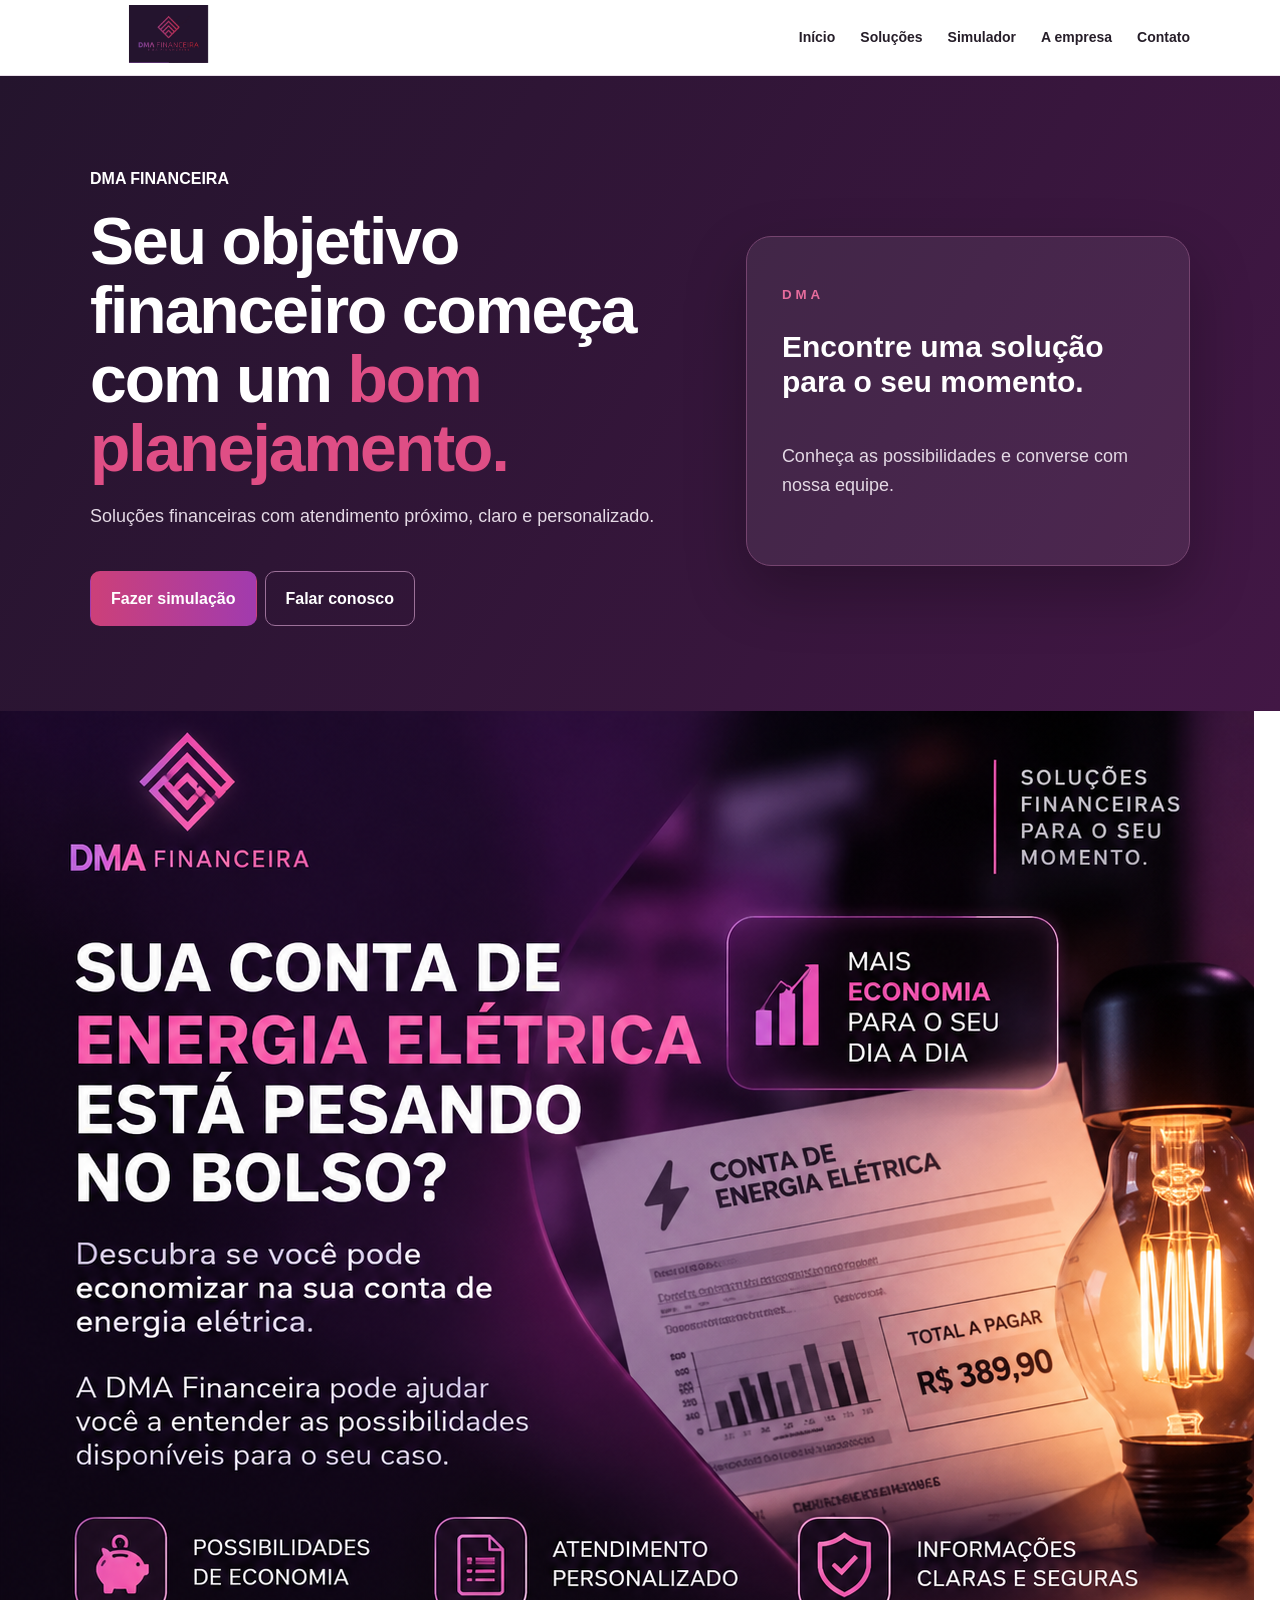
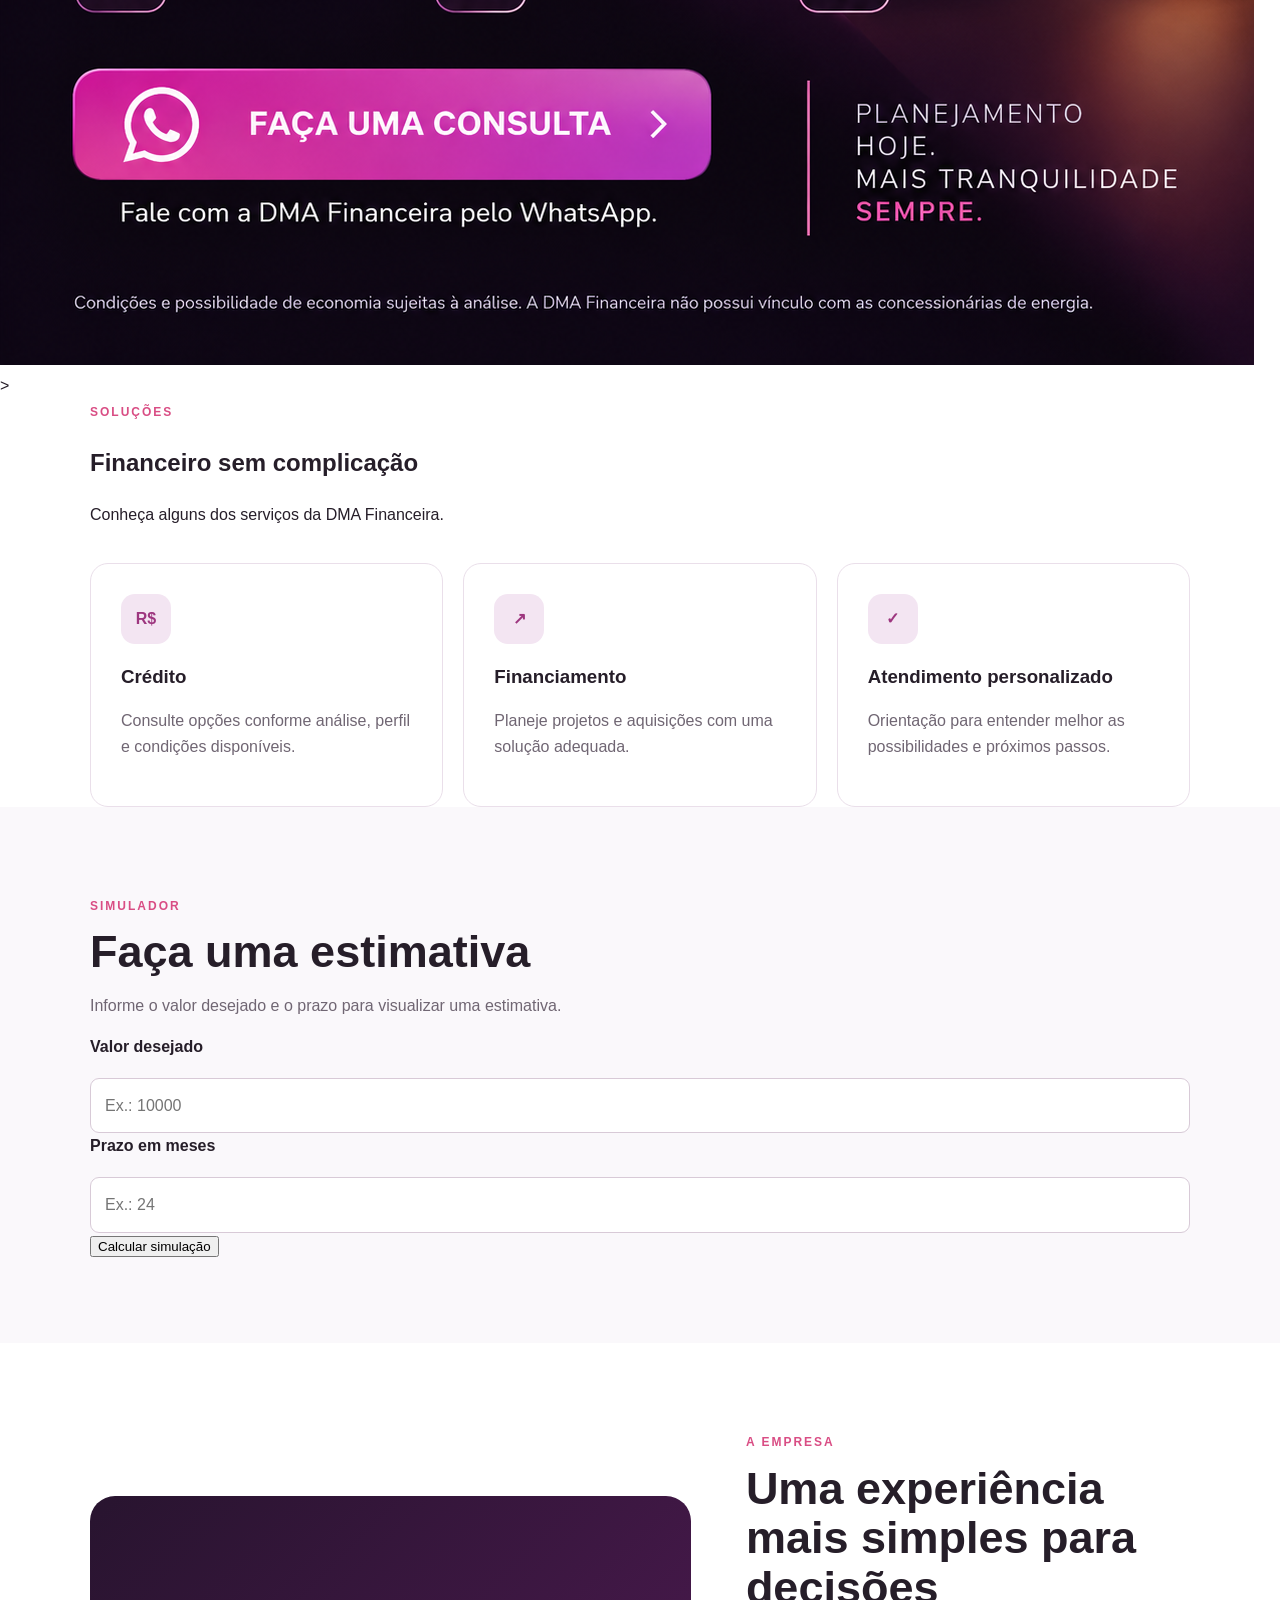
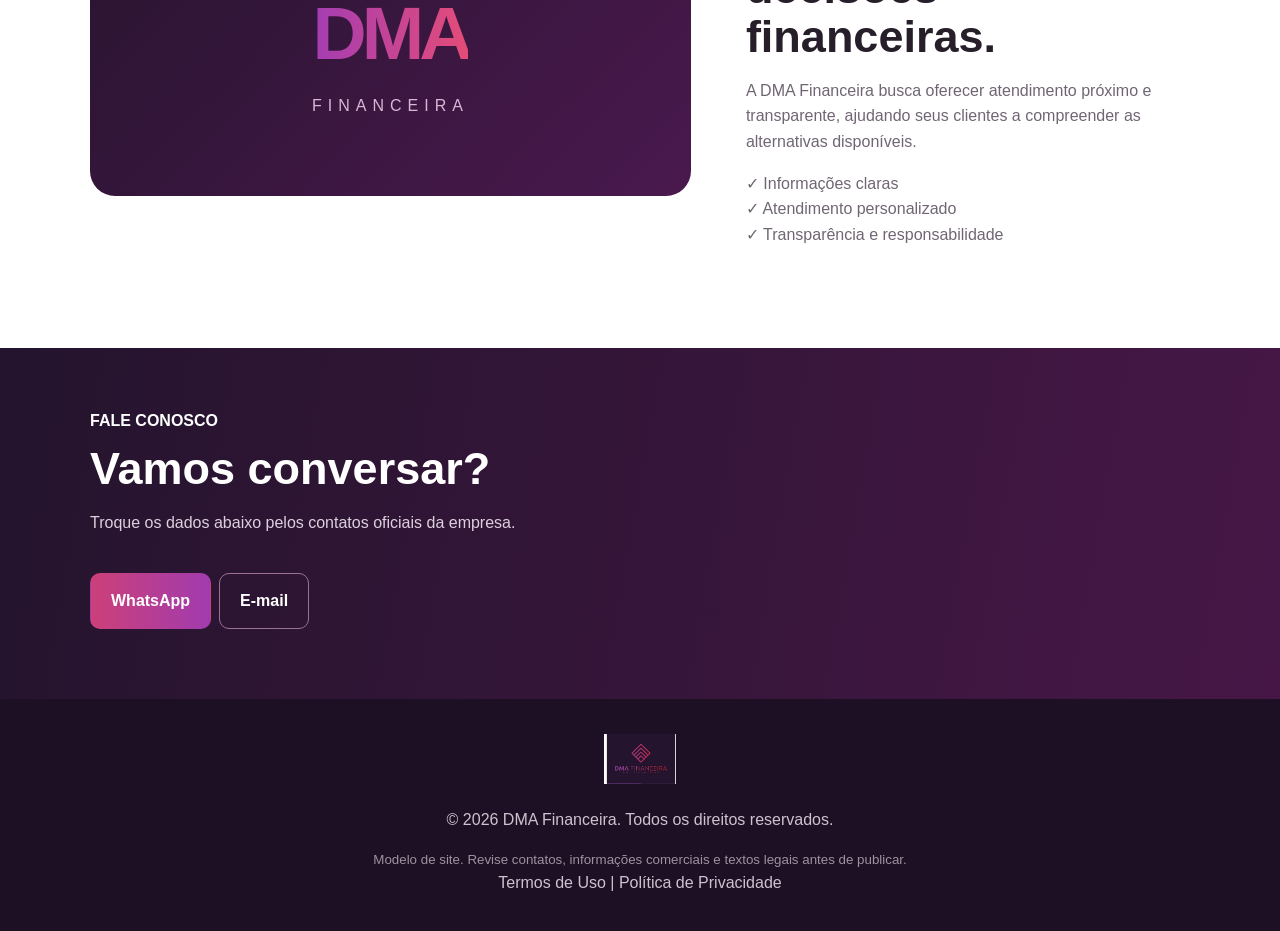
<file: index.html>
<!doctype html><html lang="pt-BR"><head><meta charset="utf-8"><meta name="viewport" content="width=device-width,initial-scale=1"><title>DMA Financeira</title><link rel="stylesheet" href="style.css"></head><body>
<header><div class="wrap nav"><a href="#inicio"><img src="logo-dma.jpeg" alt="DMA Financeira"></a><button id="menu">☰</button><nav><a href="#inicio">Início</a><a href="#solucoes">Soluções</a><a href="#simulador">Simulador</a><a href="#empresa">A empresa</a><a href="#contato">Contato</a></nav></div></header>
<section id="inicio" class="hero"><div class="wrap grid"><div><b>DMA FINANCEIRA</b><h1>Seu objetivo financeiro começa com um <span>bom planejamento.</span></h1><p>Soluções financeiras com atendimento próximo, claro e personalizado.</p><div><a class="btn" href="#simulador">Fazer simulação</a><a class="btn outline" href="#contato">Falar conosco</a></div></div><div class="panel"><small>DMA</small><h2>Encontre uma solução para o seu momento.</h2><p>Conheça as possibilidades e converse com nossa equipe.</p></div></div></section>
<section id="solucoes" class=<div class="banner-energia"><img src="banner-energia.png" alt="DMA Financeira - Economia na conta de energia elétrica"></div>
  </section>><div class="wrap"><b class="pink">SOLUÇÕES</b><h2>Financeiro sem complicação</h2><p>Conheça alguns dos serviços da DMA Financeira.</p><div class="cards"><article><strong>R$</strong><h3>Crédito</h3><p>Consulte opções conforme análise, perfil e condições disponíveis.</p></article><article><strong>↗</strong><h3>Financiamento</h3><p>Planeje projetos e aquisições com uma solução adequada.</p></article><article><strong>✓</strong><h3>Atendimento personalizado</h3><p>Orientação para entender melhor as possibilidades e próximos passos.</p></article></div></div></section>
<section id="simulador" class="section gray"><div class="wrap grid"><div><b class="pink">SIMULADOR</b><h2>Faça uma estimativa</h2><p>Informe o valor e o prazo para visualizar uma estimativa de parcela.</p><div class="warning">Resultado ilustrativo. Não representa aprovação ou proposta de crédito.</div></div><form id="form"><label>Valor desejado (R$)<input id="valor" type="number" min="100" step="100" placeholder="10.000" required></label><label>Prazo<select id="prazo"><option value="12">12 meses</option><option value="18">18 meses</option><option value="24">24 meses</option><option value="36">36 meses</option><option value="48">48 meses</option></select></label><button class="btn">Calcular estimativa</button><div id="resultado"></div></form></div></section>
<section id="empresa" class="section"><div class="wrap grid about"><div class="brand"><strong>DMA</strong><span>FINANCEIRA</span></div><div><b class="pink">A EMPRESA</b><h2>Uma experiência mais simples para decisões financeiras.</h2><p>A DMA Financeira busca oferecer atendimento próximo e transparente, ajudando seus clientes a compreender as alternativas disponíveis.</p><p>✓ Informações claras<br>✓ Atendimento personalizado<br>✓ Transparência e responsabilidade</p></div></div></section>
<section id="contato" class="contact"><div class="wrap"><b>FALE CONOSCO</b><h2>Vamos conversar?</h2><p>Troque os dados abaixo pelos contatos oficiais da empresa.</p><a class="btn" href="https://wa.me/5517981118337" target="_blank" rel="noopener">WhatsApp</a><a class="btn outline" href="mailto:contato@dmafinanceira.com.br">E-mail</a></div></section>
<footer><img src="logo-dma.jpeg" alt="DMA Financeira"><p>© 2026 DMA Financeira. Todos os direitos reservados.</p><small>Modelo de site. Revise contatos, informações comerciais e textos legais antes de publicar.</small></<div class="links-legais">
<div class="links-legais">
<a href="termos-de-uso.html">Termos de Uso</a> |
<a href="politica-de-privacidade.html">Política de Privacidade</a>
</div>  
<script src="script.js"></script></body></html>
</file>
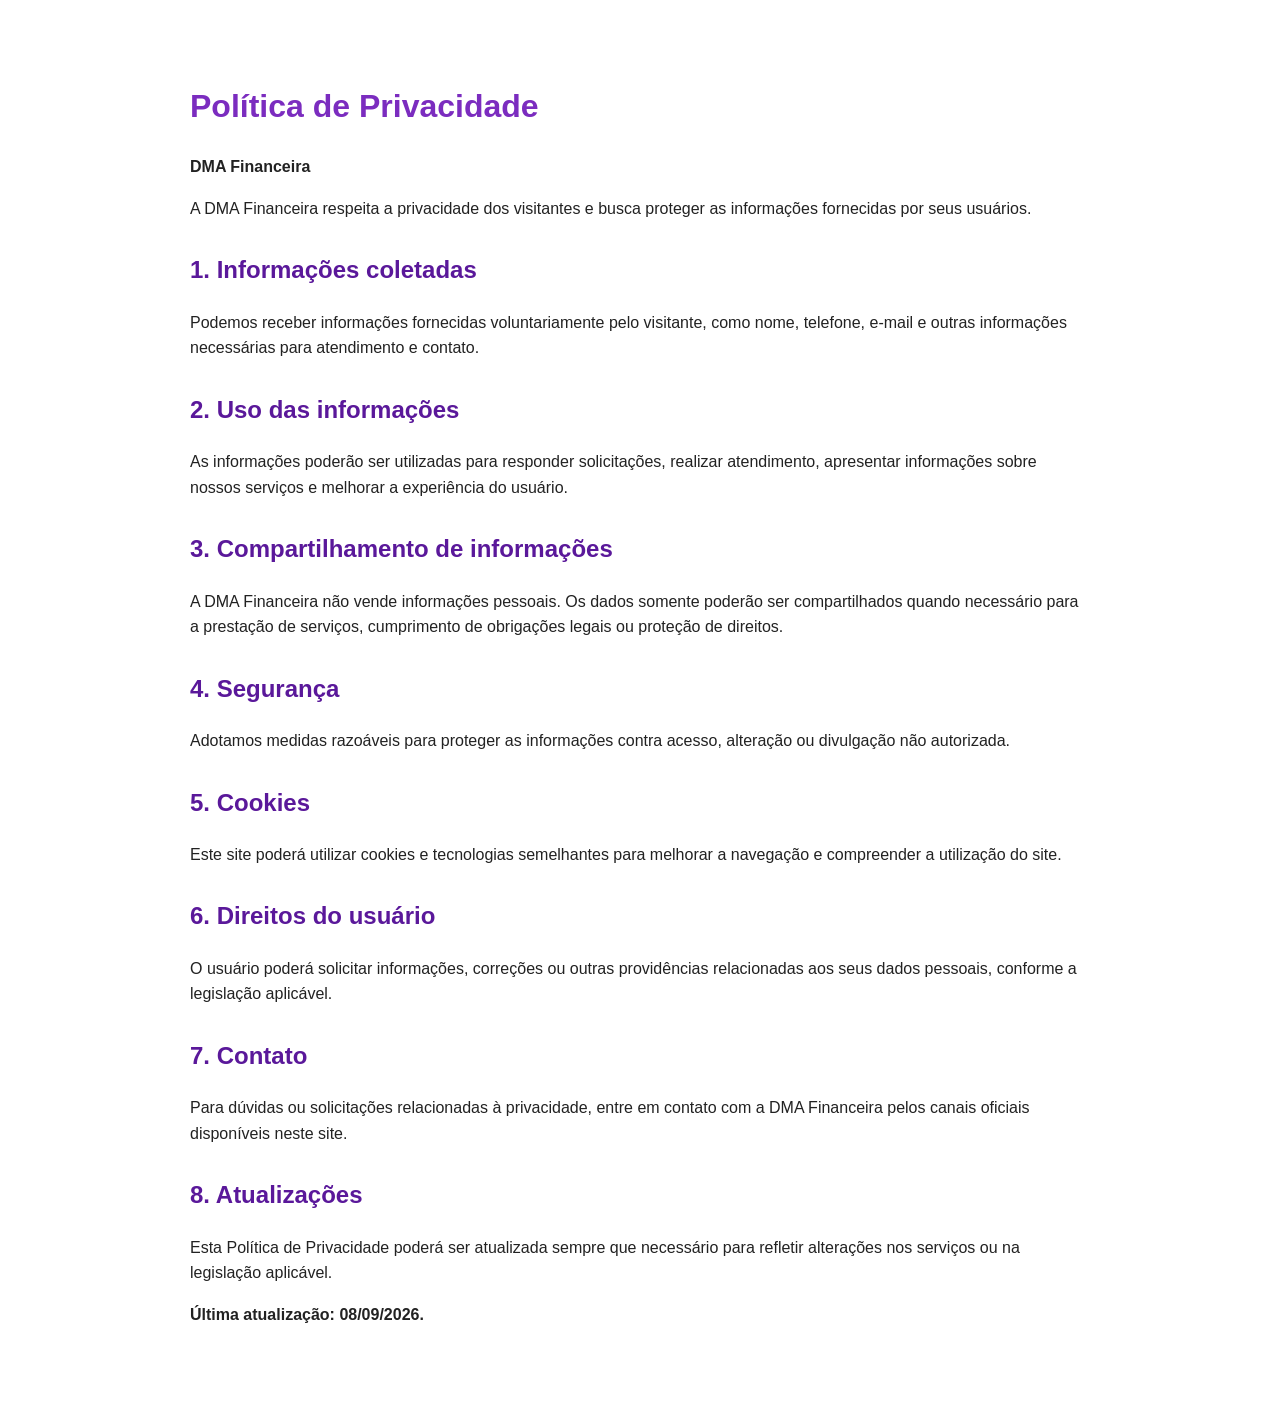
<file: politica-privacidade.html>
<!DOCTYPE html>
<html lang="pt-BR">
<head>
  <meta charset="UTF-8">
  <meta name="viewport" content="width=device-width, initial-scale=1.0">
  <title>Política de Privacidade - DMA Financeira</title>
  <style>
    body {
      font-family: Arial, sans-serif;
      max-width: 900px;
      margin: 40px auto;
      padding: 20px;
      line-height: 1.6;
      color: #222;
    }
    h1 {
      color: #7b2cbf;
    }
    h2 {
      margin-top: 30px;
      color: #5a189a;
    }
  </style>
</head>
<body>

<h1>Política de Privacidade</h1>

<p><strong>DMA Financeira</strong></p>

<p>
A DMA Financeira respeita a privacidade dos visitantes e busca proteger
as informações fornecidas por seus usuários.
</p>

<h2>1. Informações coletadas</h2>

<p>
Podemos receber informações fornecidas voluntariamente pelo visitante,
como nome, telefone, e-mail e outras informações necessárias para
atendimento e contato.
</p>

<h2>2. Uso das informações</h2>

<p>
As informações poderão ser utilizadas para responder solicitações,
realizar atendimento, apresentar informações sobre nossos serviços e
melhorar a experiência do usuário.
</p>

<h2>3. Compartilhamento de informações</h2>

<p>
A DMA Financeira não vende informações pessoais. Os dados somente poderão
ser compartilhados quando necessário para a prestação de serviços,
cumprimento de obrigações legais ou proteção de direitos.
</p>

<h2>4. Segurança</h2>

<p>
Adotamos medidas razoáveis para proteger as informações contra acesso,
alteração ou divulgação não autorizada.
</p>

<h2>5. Cookies</h2>

<p>
Este site poderá utilizar cookies e tecnologias semelhantes para melhorar
a navegação e compreender a utilização do site.
</p>

<h2>6. Direitos do usuário</h2>

<p>
O usuário poderá solicitar informações, correções ou outras providências
relacionadas aos seus dados pessoais, conforme a legislação aplicável.
</p>

<h2>7. Contato</h2>

<p>
Para dúvidas ou solicitações relacionadas à privacidade, entre em contato
com a DMA Financeira pelos canais oficiais disponíveis neste site.
</p>

<h2>8. Atualizações</h2>

<p>
Esta Política de Privacidade poderá ser atualizada sempre que necessário
para refletir alterações nos serviços ou na legislação aplicável.
</p>

<p><strong>Última atualização: 08/09/2026.</strong></p>

</body>
</html>
</file>
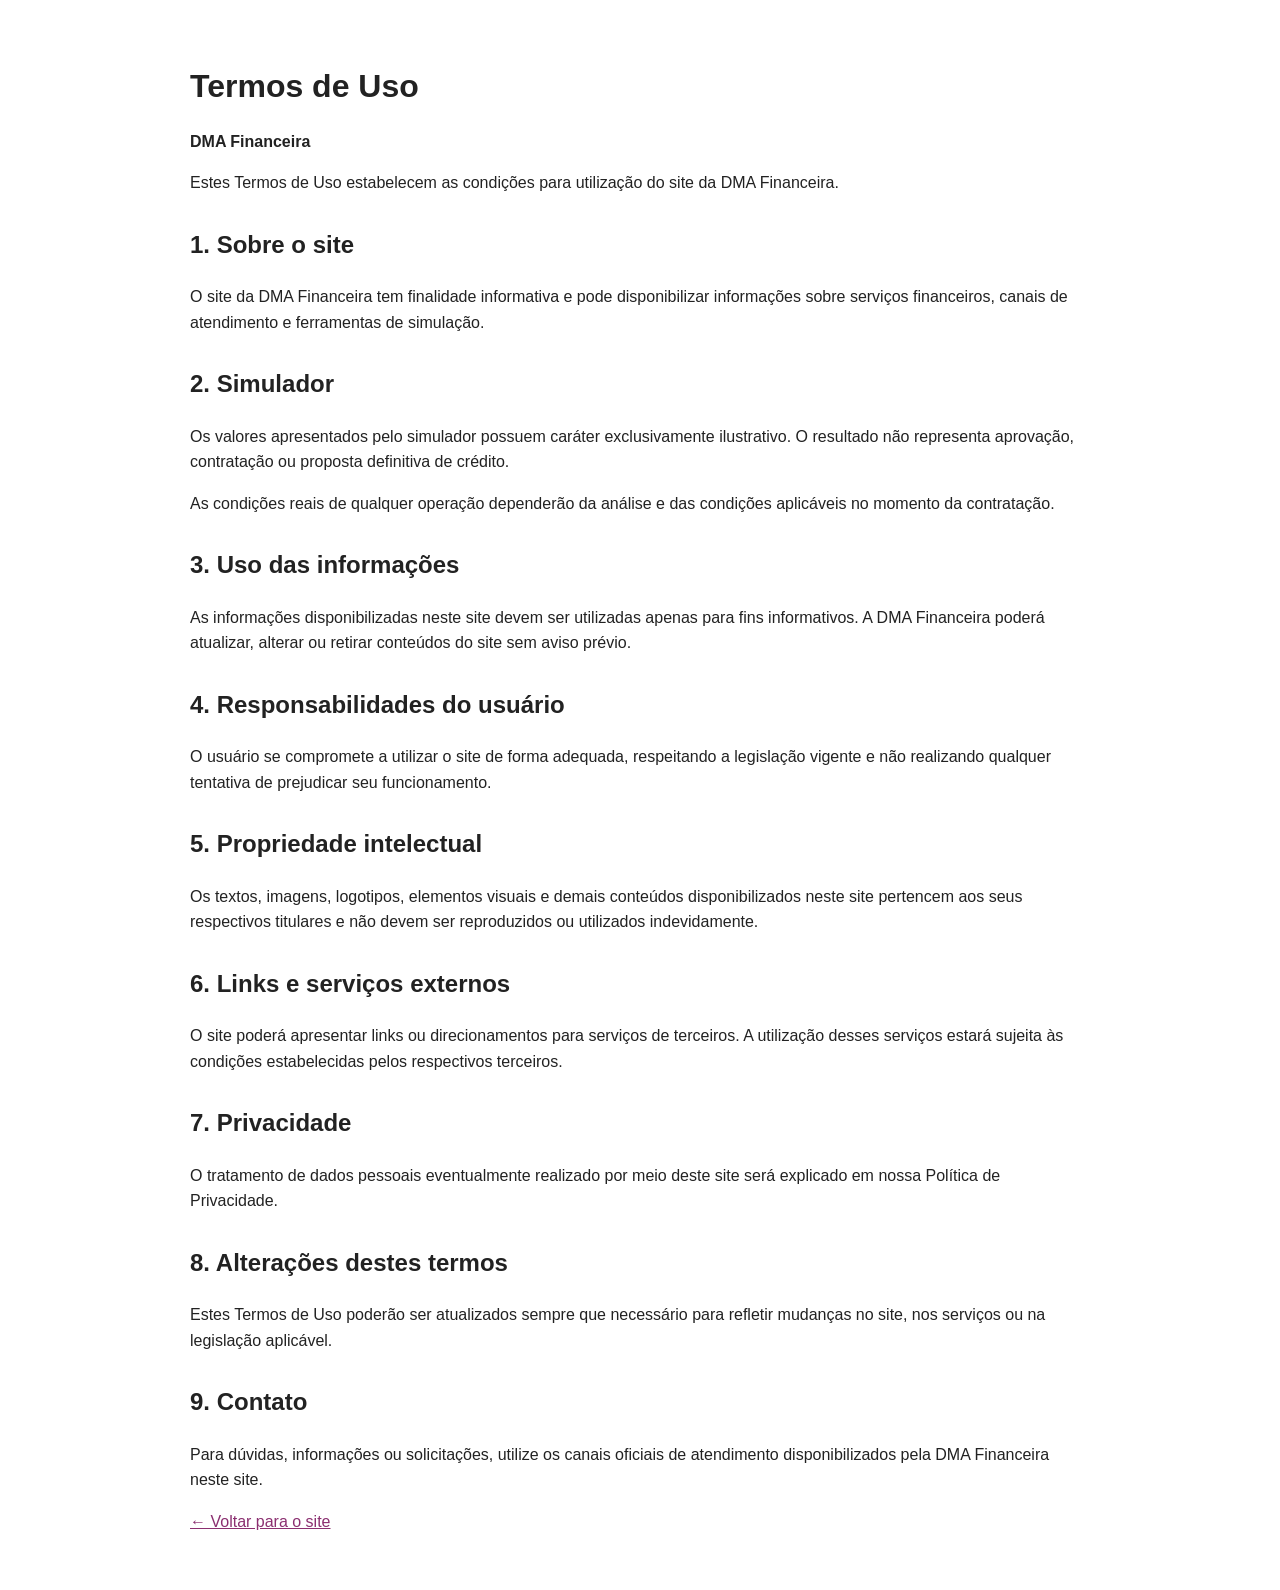
<file: termos-de-uso.html>
<!DOCTYPE html>
<html lang="pt-BR">
<head>
  <meta charset="UTF-8">
  <meta name="viewport" content="width=device-width, initial-scale=1.0">
  <title>Termos de Uso - DMA Financeira</title>
  <style>
    body {
      font-family: Arial, sans-serif;
      line-height: 1.6;
      max-width: 900px;
      margin: 0 auto;
      padding: 40px 20px;
      color: #222;
      background: #fff;
    }

    h1 {
      margin-bottom: 10px;
    }

    h2 {
      margin-top: 30px;
    }

    a {
      color: #8b2f70;
    }
  </style>
</head>

<body>

  <h1>Termos de Uso</h1>

  <p><strong>DMA Financeira</strong></p>

  <p>
    Estes Termos de Uso estabelecem as condições para utilização do site
    da DMA Financeira.
  </p>

  <h2>1. Sobre o site</h2>

  <p>
    O site da DMA Financeira tem finalidade informativa e pode disponibilizar
    informações sobre serviços financeiros, canais de atendimento e ferramentas
    de simulação.
  </p>

  <h2>2. Simulador</h2>

  <p>
    Os valores apresentados pelo simulador possuem caráter exclusivamente
    ilustrativo. O resultado não representa aprovação, contratação ou proposta
    definitiva de crédito.
  </p>

  <p>
    As condições reais de qualquer operação dependerão da análise e das
    condições aplicáveis no momento da contratação.
  </p>

  <h2>3. Uso das informações</h2>

  <p>
    As informações disponibilizadas neste site devem ser utilizadas apenas
    para fins informativos. A DMA Financeira poderá atualizar, alterar ou
    retirar conteúdos do site sem aviso prévio.
  </p>

  <h2>4. Responsabilidades do usuário</h2>

  <p>
    O usuário se compromete a utilizar o site de forma adequada, respeitando
    a legislação vigente e não realizando qualquer tentativa de prejudicar
    seu funcionamento.
  </p>

  <h2>5. Propriedade intelectual</h2>

  <p>
    Os textos, imagens, logotipos, elementos visuais e demais conteúdos
    disponibilizados neste site pertencem aos seus respectivos titulares e
    não devem ser reproduzidos ou utilizados indevidamente.
  </p>

  <h2>6. Links e serviços externos</h2>

  <p>
    O site poderá apresentar links ou direcionamentos para serviços de
    terceiros. A utilização desses serviços estará sujeita às condições
    estabelecidas pelos respectivos terceiros.
  </p>

  <h2>7. Privacidade</h2>

  <p>
    O tratamento de dados pessoais eventualmente realizado por meio deste
    site será explicado em nossa Política de Privacidade.
  </p>

  <h2>8. Alterações destes termos</h2>

  <p>
    Estes Termos de Uso poderão ser atualizados sempre que necessário para
    refletir mudanças no site, nos serviços ou na legislação aplicável.
  </p>

  <h2>9. Contato</h2>

  <p>
    Para dúvidas, informações ou solicitações, utilize os canais oficiais
    de atendimento disponibilizados pela DMA Financeira neste site.
  </p>

  <p>
    <a href="index.html">← Voltar para o site</a>
  </p>

</body>
</html>
</file>
<file: style.css>
*{box-sizing:border-box}html{scroll-behavior:smooth}body{margin:0;font-family:Arial,sans-serif;color:#261e29;line-height:1.6}a{text-decoration:none;color:inherit}.wrap{width:min(1100px,92%);margin:auto}header{height:76px;position:sticky;top:0;z-index:5;background:#fff;border-bottom:1px solid #eadfea}.nav{height:100%;display:flex;align-items:center;justify-content:space-between}.nav img{width:155px;height:58px;object-fit:contain}.nav nav{display:flex;gap:25px;font-weight:bold;font-size:14px}.nav nav a:hover{color:#c83f77}#menu{display:none;background:none;border:0;font-size:25px}.hero{background:linear-gradient(120deg,#24142d,#421745);color:#fff;padding:90px 0 75px}.grid{display:grid;grid-template-columns:1.15fr .85fr;gap:55px;align-items:center}.hero>b,.pink{color:#d94d84;letter-spacing:2px;font-size:12px;font-weight:800}.hero h1{font-size:clamp(40px,5.5vw,66px);line-height:1.05;letter-spacing:-2px;margin:15px 0}.hero h1 span{color:#df4e85}.hero p{font-size:18px;color:#e4d9e5}.btn{display:inline-block;margin:22px 8px 10px 0;padding:14px 20px;border-radius:10px;background:linear-gradient(90deg,#cc4079,#a13bae);color:#fff;font-weight:bold;border:1px solid transparent}.btn.outline{background:transparent;border-color:#9c7199}.panel{min-height:330px;border:1px solid #75446f;border-radius:25px;background:#ffffff12;padding:35px;display:flex;flex-direction:column;justify-content:center;box-shadow:0 25px 60px #0004}.panel small{color:#e66c9d;font-weight:bold;letter-spacing:4px}.panel h2{font-size:30px;line-height:1.15}.section{padding:85px 0}.section h2,.contact h2{font-size:clamp(30px,4vw,45px);line-height:1.1;margin:10px 0 14px}.section>div>p,.about p{color:#706673}.cards{display:grid;grid-template-columns:repeat(3,1fr);gap:20px;margin-top:35px}.cards article{padding:30px;border:1px solid #eadfea;border-radius:18px}.cards article>strong{display:grid;place-items:center;width:50px;height:50px;border-radius:14px;background:#f3e5f2;color:#9d367f}.cards h3{margin-bottom:5px}.cards p{color:#706673}.gray{background:#faf8fb}.warning{border-left:3px solid #cc4079;background:#fff;padding:14px;margin-top:25px;color:#706673;font-size:13px}form{background:#fff;border:1px solid #eadfea;border-radius:18px;padding:30px;box-shadow:0 15px 40px #30162f10}label{display:block;font-weight:bold;margin-bottom:18px}input,select{display:block;width:100%;padding:14px;margin-top:7px;border:1px solid #d8cad7;border-radius:9px;font:inherit}form .btn{width:100%;border:0;cursor:pointer}#resultado{margin-top:15px;font-weight:bold;color:#412543}.brand{min-height:300px;border-radius:25px;background:linear-gradient(135deg,#28142f,#4a194e);display:flex;flex-direction:column;align-items:center;justify-content:center;color:#fff}.brand strong{font-size:75px;letter-spacing:-5px;background:linear-gradient(90deg,#a43db3,#e44c78);-webkit-background-clip:text;color:transparent}.brand span{letter-spacing:6px;color:#d9b7d5}.contact{background:linear-gradient(100deg,#24142d,#461746);color:#fff;padding:60px 0}.contact p{color:#ded1de}footer{background:#1d1024;color:#cfc2cf;text-align:center;padding:35px 20px}footer img{width:150px;height:50px;object-fit:contain}footer small{display:block;max-width:800px;margin:auto;color:#9f929f}@media(max-width:800px){.grid{grid-template-columns:1fr}.nav nav{display:none;position:absolute;top:76px;left:0;right:0;background:#fff;padding:20px;flex-direction:column;text-align:center}.nav nav.open{display:flex}#menu{display:block}.hero{padding-top:60px}.cards{grid-template-columns:1fr}}
</file>
